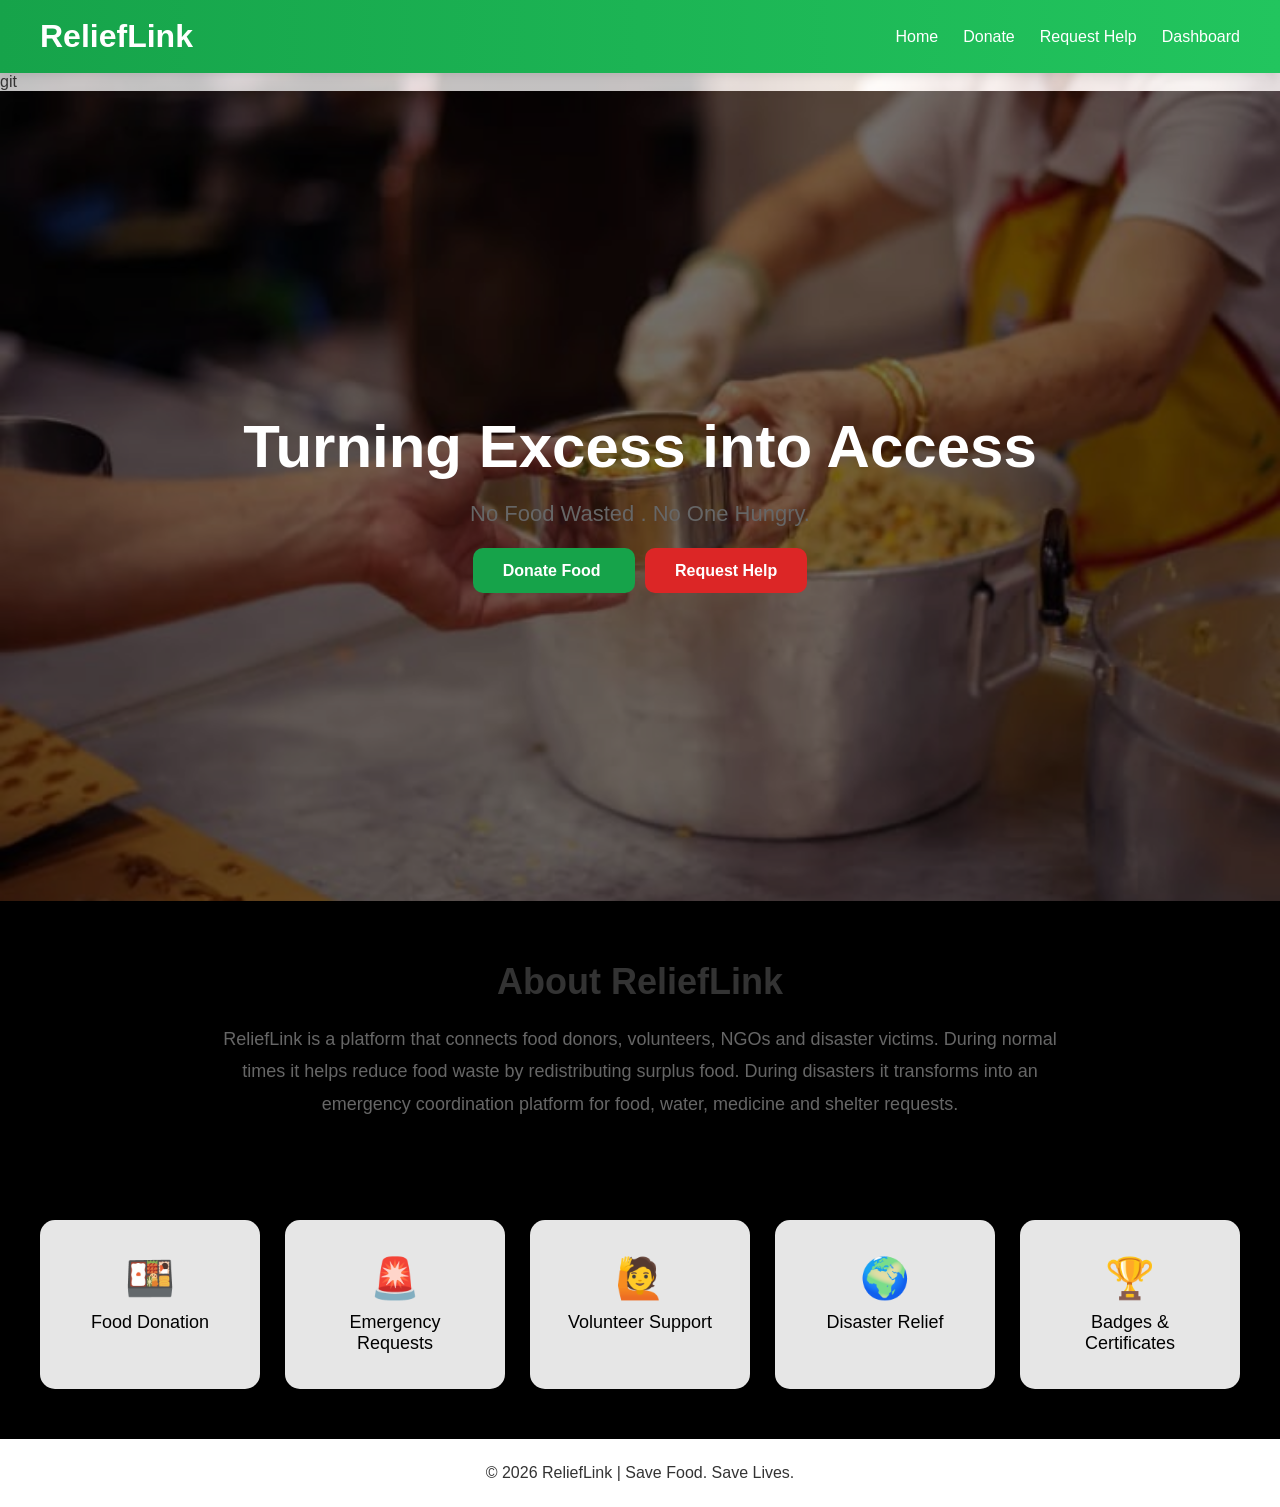
<file: index.html>
<!DOCTYPE html>
<html lang="en">

<head>
    <meta charset="UTF-8">
    <meta name="viewport" content="width=device-width, initial-scale=1.0">
    <title>ReliefLink - Turning Excess into Access</title>
    <link rel="stylesheet" href="style.css">
</head>

<body>

    <!-- NAVBAR -->

    <nav>
        <h2>ReliefLink</h2>

        <ul>
            <li><a href="index.html">Home</a></li>
            <li><a href="donate.html">Donate</a></li>
            <li><a href="request.html">Request Help</a></li>
            <li><a href="dashboard.html">Dashboard</a></li>
        </ul>
    </nav>
git
    <!-- HERO SECTION -->

    <section class="hero">

        <h1>Turning Excess into Access</h1>

        <p>
            No Food Wasted . No One Hungry.
        </p>

        <div class="buttons">

            <a href="donate.html" class="btn-green">
                Donate Food
            </a>

            <a href="request.html" class="btn-red">
                Request Help
            </a>

        </div>

    </section>

    <!-- ABOUT SECTION -->

    <section style="padding:60px 20px;text-align:center;max-width:900px;margin:auto;">

        <h2 style="font-size:36px;margin-bottom:20px;">
            About ReliefLink
        </h2>

        <p style="font-size:18px;color:#666;line-height:1.8;">
            ReliefLink is a platform that connects food donors,
            volunteers, NGOs and disaster victims.
            During normal times it helps reduce food waste by
            redistributing surplus food. During disasters it
            transforms into an emergency coordination platform
            for food, water, medicine and shelter requests.
        </p>

    </section>

    <!-- FEATURES -->
    <!-- STATS SECTION -->
    <section class="stats">
        <a href="donate.html" class="card feature-card">
            <h2>🍱</h2>
            <p>Food Donation</p>
        </a>
        <a href="request.html" class="card feature-card">
            <h2>🚨</h2>
            <p>Emergency Requests</p>
        </a>
        <a href="volunteer.html" class="card feature-card">
            <h2>🙋</h2>
            <p>Volunteer Support</p>
        </a>
        <a href="disaster.html" class="card feature-card">
            <h2>🌍</h2>
            <p>Disaster Relief</p>
        </a>
        <a href="badges.html" class="card feature-card">
            <h2>🏆</h2>
            <p>Badges & Certificates</p>
        </a>
    </section>
    <!-- FOOTER -->

    <footer>
        <p>
            ©️ 2026 ReliefLink | Save Food. Save Lives.
        </p>
    </footer>

</body>

</html>
</file>
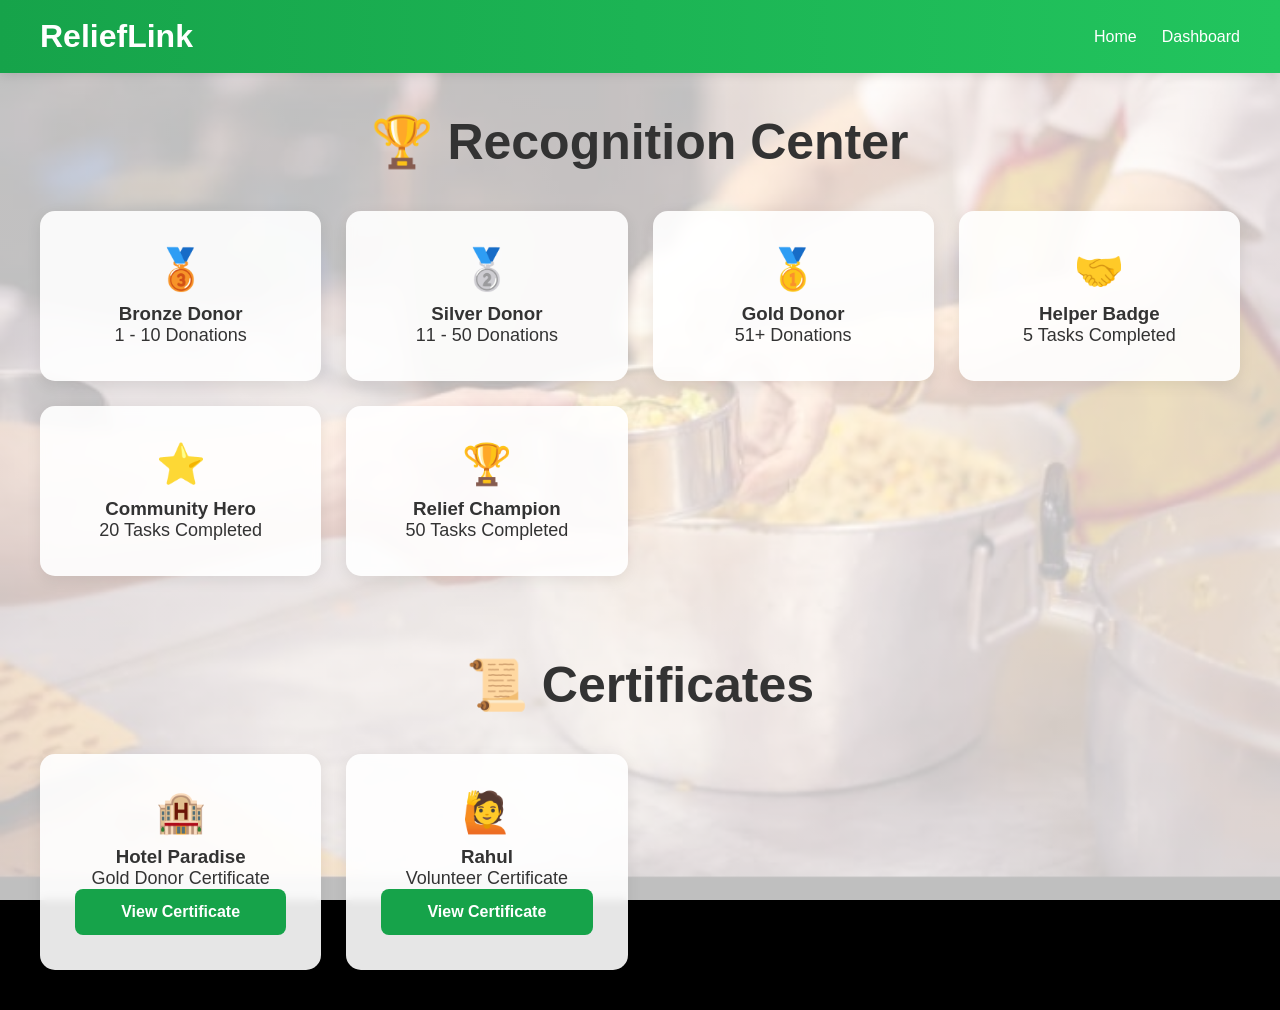
<file: badges.html>
<!DOCTYPE html>
<html lang="en">

<head>
    <meta charset="UTF-8">
    <meta name="viewport" content="width=device-width, initial-scale=1.0">
    <title>Badges & Certificates</title>
    <link rel="stylesheet" href="style.css">
</head>

<body>

    <nav>
        <h2>ReliefLink</h2>

        <ul>
            <li><a href="index.html">Home</a></li>
            <li><a href="dashboard.html">Dashboard</a></li>
        </ul>
    </nav>

    <h1 class="dashboard-title">
        🏆 Recognition Center
    </h1>

    <div class="dashboard">

        <!-- Donor Badge -->

        <div class="card">
            <h2>🥉</h2>
            <h3>Bronze Donor</h3>
            <p>1 - 10 Donations</p>
        </div>

        <div class="card">
            <h2>🥈</h2>
            <h3>Silver Donor</h3>
            <p>11 - 50 Donations</p>
        </div>

        <div class="card">
            <h2>🥇</h2>
            <h3>Gold Donor</h3>
            <p>51+ Donations</p>
        </div>

        <!-- Volunteer Badge -->

        <div class="card">
            <h2>🤝</h2>
            <h3>Helper Badge</h3>
            <p>5 Tasks Completed</p>
        </div>

        <div class="card">
            <h2>⭐</h2>
            <h3>Community Hero</h3>
            <p>20 Tasks Completed</p>
        </div>

        <div class="card">
            <h2>🏆</h2>
            <h3>Relief Champion</h3>
            <p>50 Tasks Completed</p>
        </div>

    </div>

    <h1 class="dashboard-title">
        📜 Certificates
    </h1>

    <div class="dashboard">

        <div class="card">
            <h2>🏨</h2>
            <h3>Hotel Paradise</h3>
            <p>Gold Donor Certificate</p>

            <button onclick="alert('Certificate Generated!')">
                View Certificate
            </button>
        </div>

        <div class="card">
            <h2>🙋</h2>
            <h3>Rahul</h3>
            <p>Volunteer Certificate</p>

            <button onclick="alert('Certificate Generated!')">
                View Certificate
            </button>
        </div>

    </div>

</body>

</html>
</file>
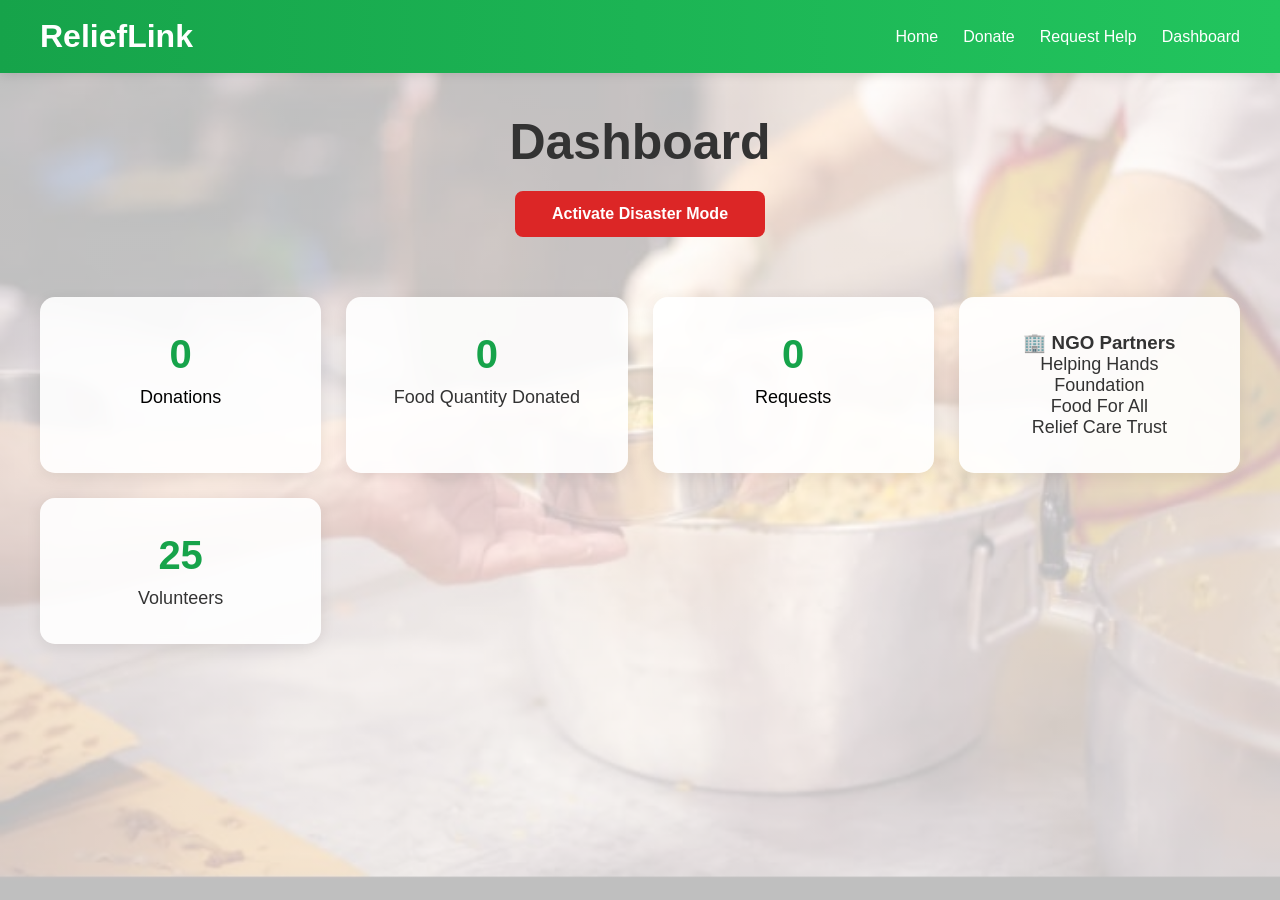
<file: dashboard.html>
<!DOCTYPE html>
<html lang="en">

<head>
    <meta charset="UTF-8">
    <meta name="viewport" content="width=device-width, initial-scale=1.0">
    <title>Dashboard</title>
    <link rel="stylesheet" href="style.css">
</head>

<body>

    <nav>
        <h2>ReliefLink</h2>

        <ul>
            <li><a href="index.html">Home</a></li>
            <li><a href="donate.html">Donate</a></li>
            <li><a href="request.html">Request Help</a></li>
            <li><a href="dashboard.html">Dashboard</a></li>
        </ul>
    </nav>

    <h1 class="dashboard-title">
        Dashboard
    </h1>
    <button onclick="toggleDisasterMode()" id="modeBtn">
        Activate Disaster Mode
    </button>

    <div class="dashboard">
        <a href="donations.html" class="card feature-card">
            <h2 id="donationCount">0</h2>
            <p>Donations</p>
        </a>
        <div class="card">
            <h2 id="mealCount">0</h2>
            <p>Food Quantity Donated</p>
        </div>


        <a href="requests.html" class="card feature-card">
            <h2 id="requestCount">0</h2>
            <p>Requests</p>
        </a>

        <div class="card">
            <h3>🏢 NGO Partners</h3>

            <p>Helping Hands Foundation</p>
            <p>Food For All</p>
            <p>Relief Care Trust</p>
        </div>

        <div class="card">
            <h2 id="volunteerCount">25</h2>
            <p>Volunteers</p>
        </div>

    </div>

    <script src="app.js"></script>

    <script>
        loadDashboard();
    </script>

</body>

</html>
</file>
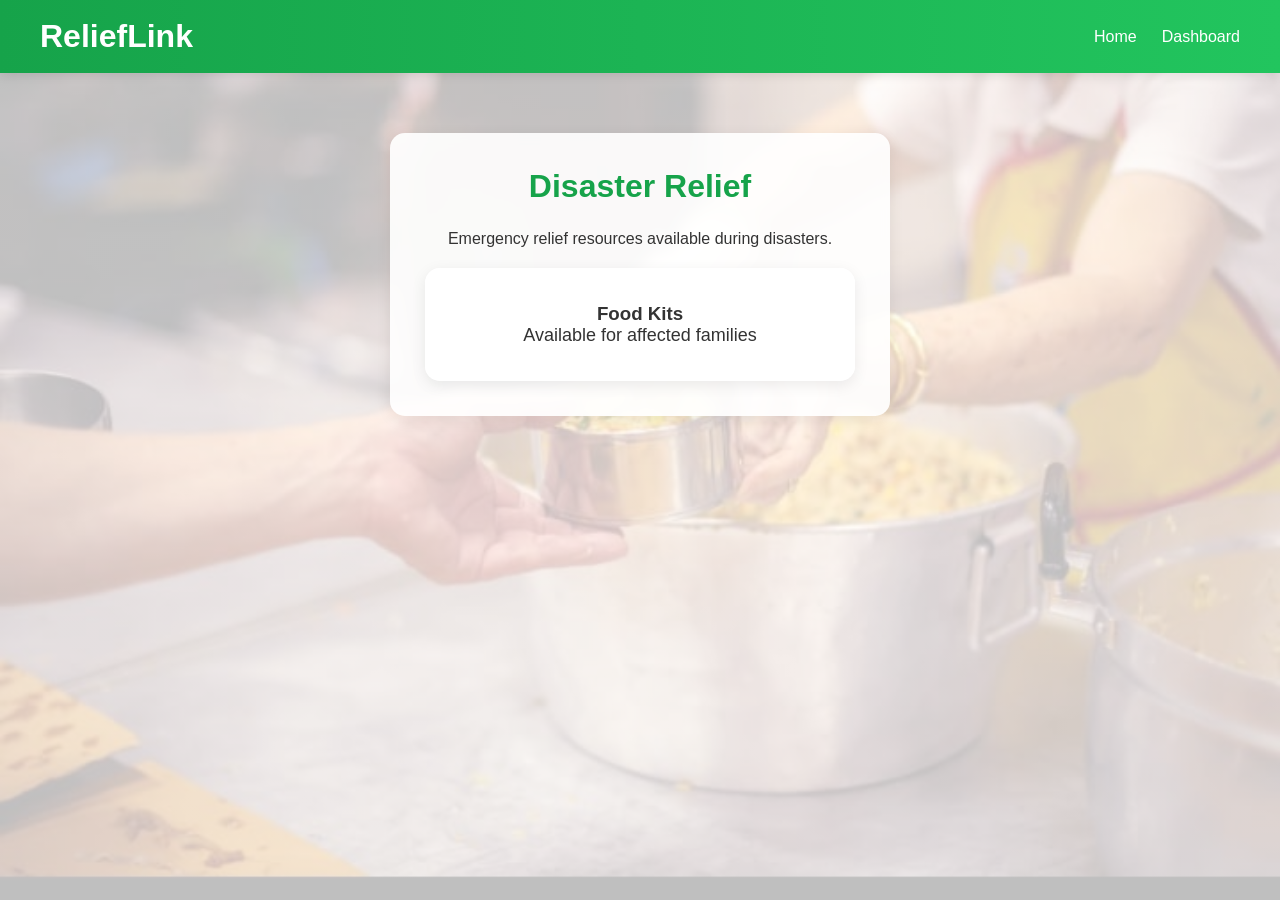
<file: disaster.html>
<!DOCTYPE html>
<html>

<head>
    <title>Disaster Relief</title>
    <link rel="stylesheet" href="style.css">
</head>

<body>

    <nav>
        <h2>ReliefLink</h2>

        <ul>
            <li><a href="index.html">Home</a></li>
            <li><a href="dashboard.html">Dashboard</a></li>
        </ul>

    </nav>

    <div class="form-container">

        <h1>Disaster Relief</h1>

        <p style="text-align:center;margin-bottom:20px;">
            Emergency relief resources available during disasters.
        </p>

        <div class="card">
            <h3>Food Kits</h3>
            <p>Available for affected families</p>
        </div>

    </div>

</body>

</html>
</file>
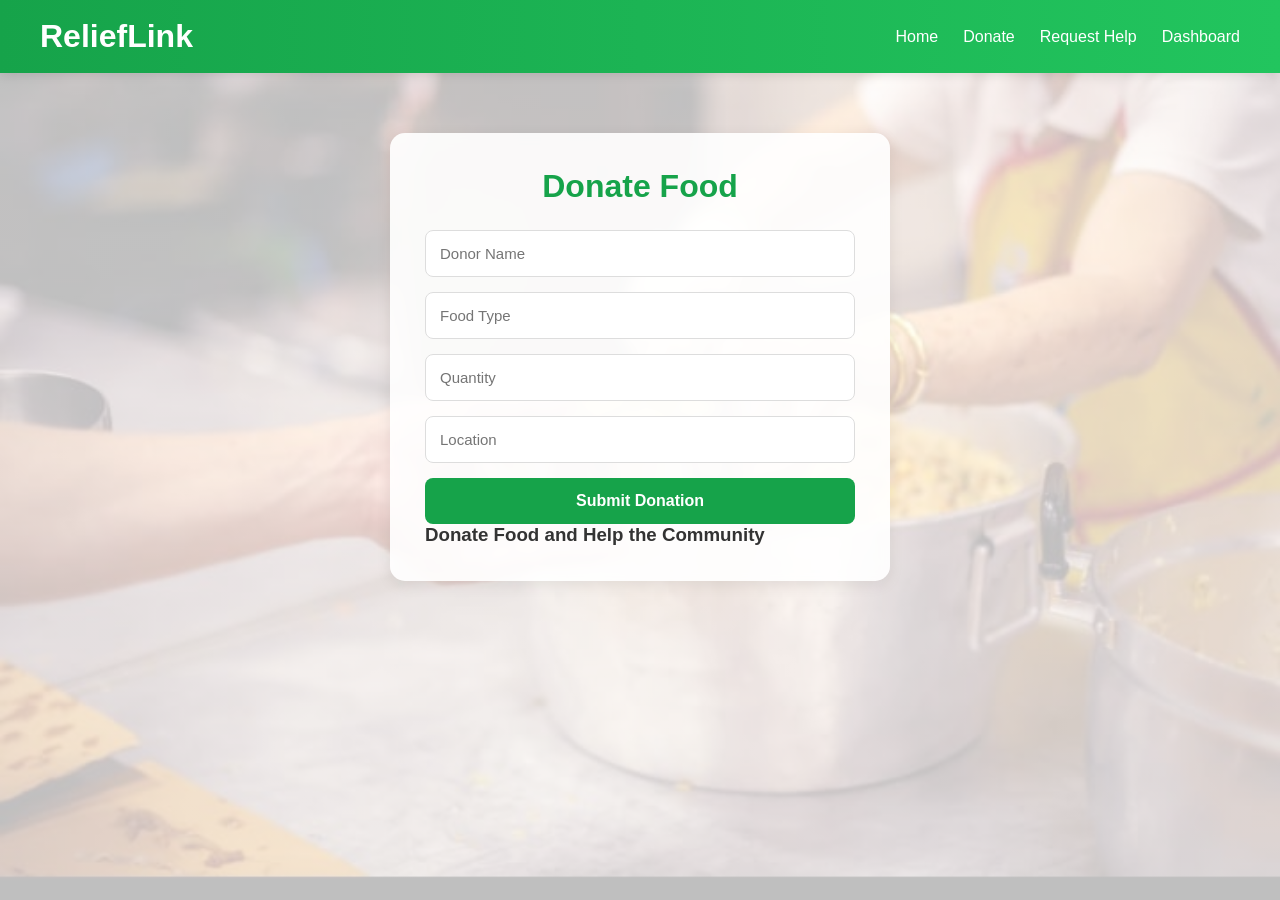
<file: donate.html>
<!DOCTYPE html>
<html lang="en">

<head>
    <meta charset="UTF-8">
    <meta name="viewport" content="width=device-width, initial-scale=1.0">
    <title>Donate Food</title>
    <link rel="stylesheet" href="style.css">
</head>

<body>

    <nav>
        <h2>ReliefLink</h2>

        <ul>
            <li><a href="index.html">Home</a></li>
            <li><a href="donate.html">Donate</a></li>
            <li><a href="request.html">Request Help</a></li>
            <li><a href="dashboard.html">Dashboard</a></li>
        </ul>
    </nav>

    <div class="form-container">

        <h1>Donate Food</h1>

        <form id="donationForm" onsubmit="saveDonation(event)">

            <input id="donor" type="text" placeholder="Donor Name" required>

            <input id="food" type="text" placeholder="Food Type" required>

            <input id="quantity" type="text" placeholder="Quantity" required>

            <input id="location" type="text" placeholder="Location" required>

            <button type="submit">
                Submit Donation
            </button>
        <h3>Donate Food and Help the Community</h3>
        </form>

    </div>

    <script src="app.js"></script>

</body>

</html>
</file>
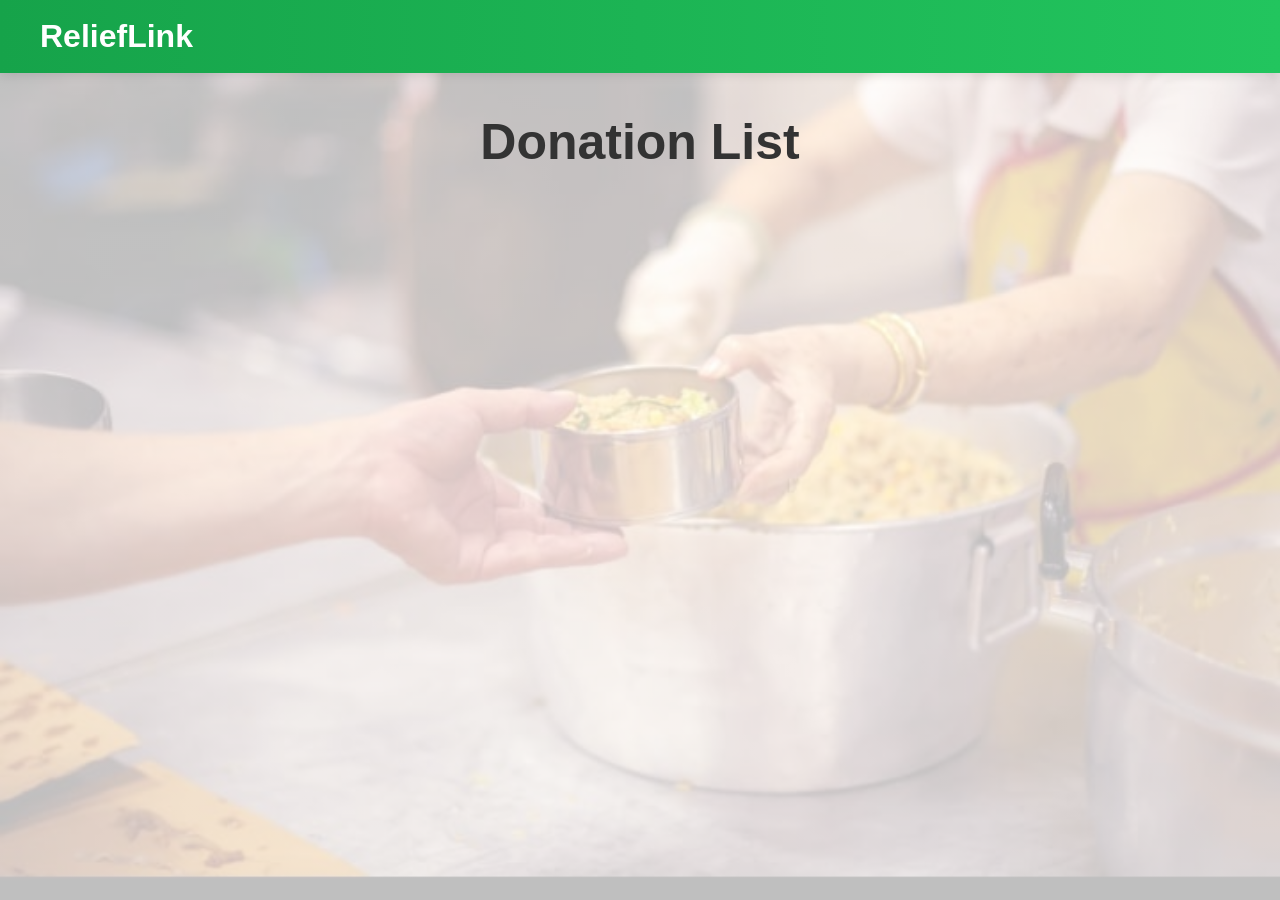
<file: donations.html>
<!DOCTYPE html>
<html>

<head>
    <title>Donation List</title>
    <link rel="stylesheet" href="style.css">
</head>

<body>

    <nav>
        <h2>ReliefLink</h2>
    </nav>

    <h1 class="dashboard-title">
        Donation List
    </h1>

    <div id="donationList" class="dashboard"></div>

    <script>

        let donations =
            JSON.parse(localStorage.getItem("donations")) || [];

        let html = "";

        donations.forEach(d => {

            html += `
<div class="card">
<h3>${d.food}</h3>
<p><b>Donor:</b> ${d.donor}</p>
<p><b>Quantity:</b> ${d.quantity}</p>
<p><b>Location:</b> ${d.location}</p>
</div>
`;

        });

        document.getElementById("donationList").innerHTML = html;

    </script>

</body>

</html>
</file>
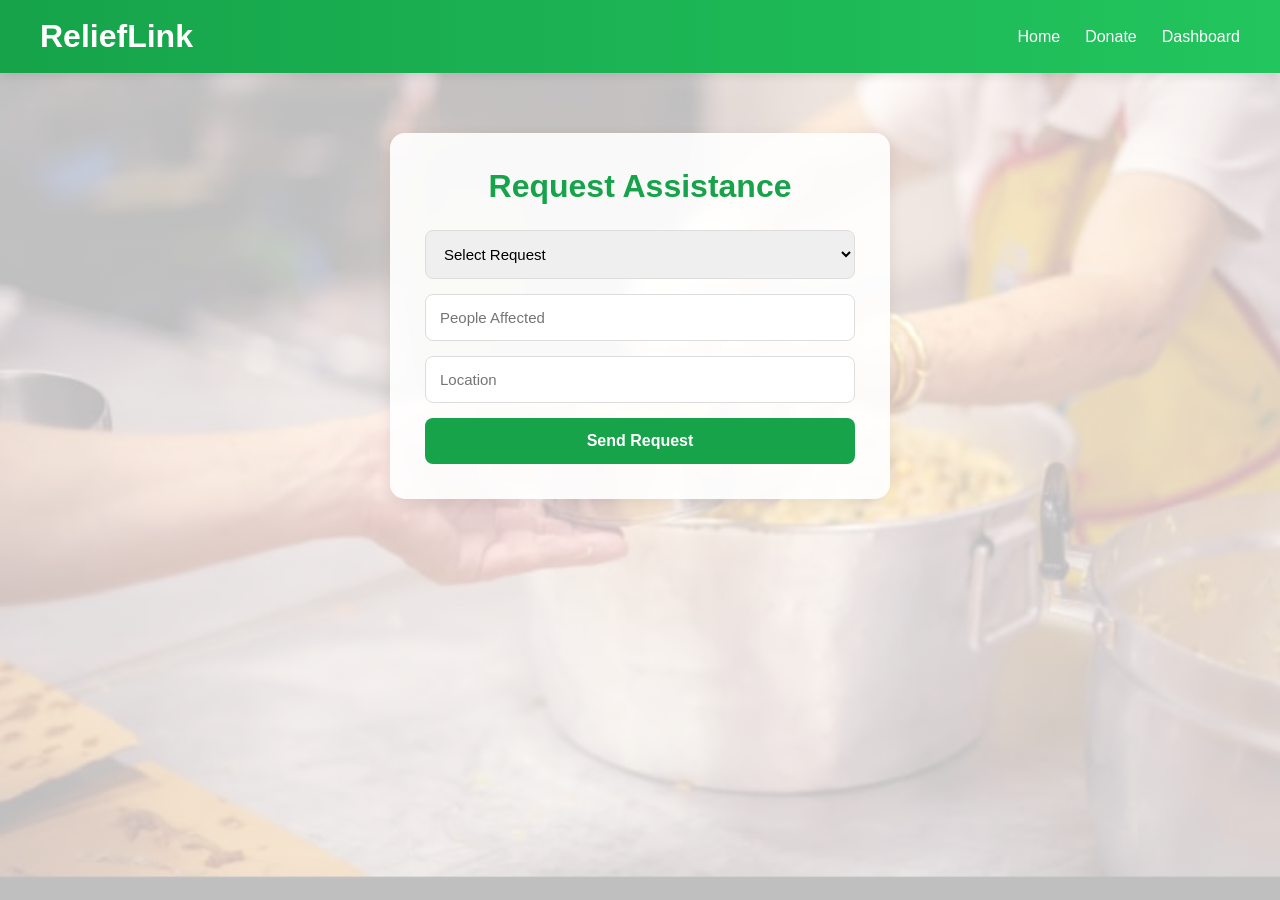
<file: request.html>
<!DOCTYPE html>
<html>

<head>
    <title>Request Help</title>
    <link rel="stylesheet" href="style.css">
</head>

<body>

    <nav>
        <h2>ReliefLink</h2>

        <ul>
            <li><a href="index.html">Home</a></li>
            <li><a href="donate.html">Donate</a></li>
            <li><a href="dashboard.html">Dashboard</a></li>
        </ul>
    </nav>

    <div class="form-container">

        <h1>Request Assistance</h1>

        <form onsubmit="saveRequest(event)">

            <select id="requestType" required>
                <option value="">Select Request</option>
                <option>Normal Food Request</option>
                <option>Disaster Relief Request</option>
            </select>

            <input type="number" id="people" placeholder="People Affected" required>

            <input type="text" id="location" placeholder="Location" required>

            <button type="submit">
                Send Request
            </button>

        </form>

    </div>

    <script src="app.js"></script>

</body>

</html>
</file>
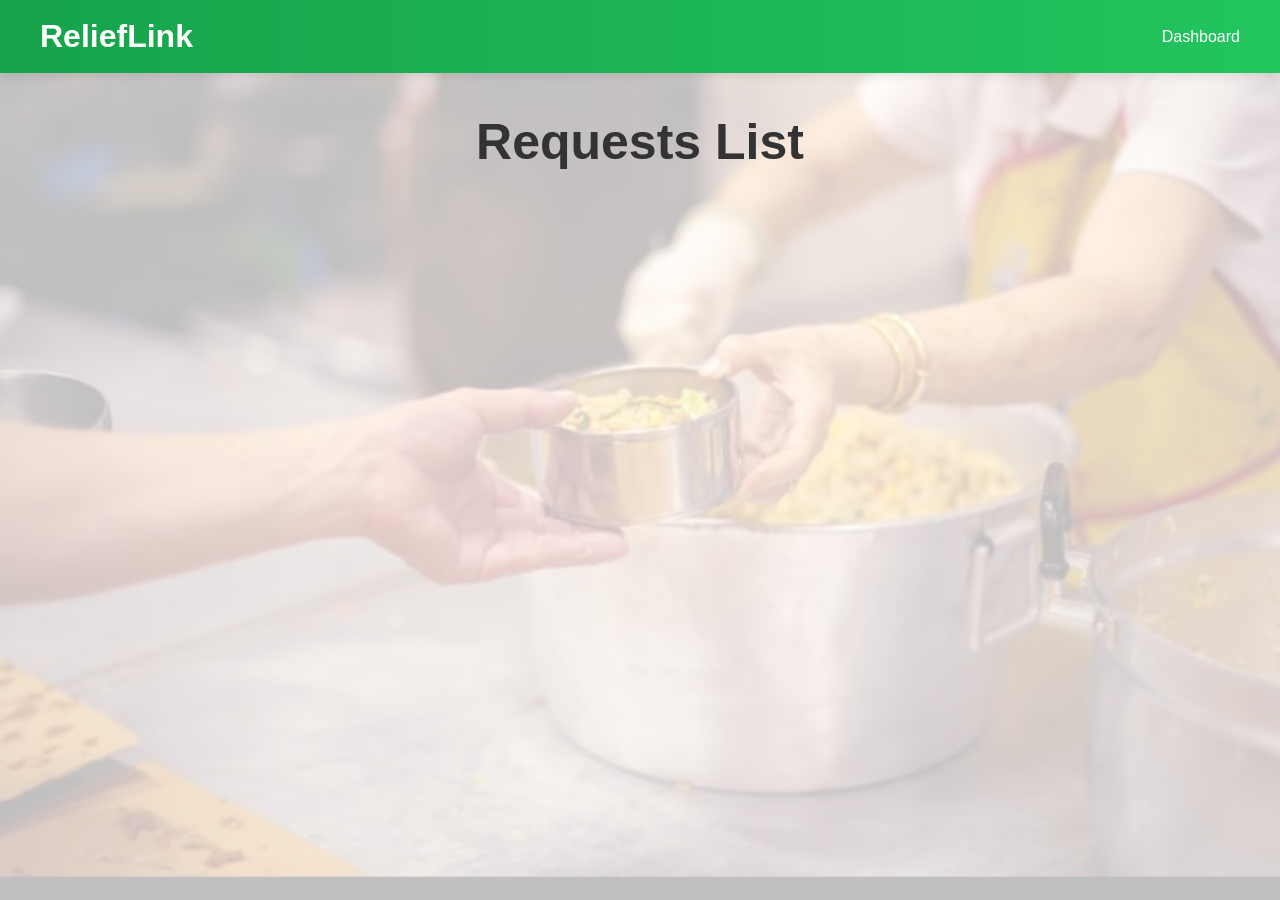
<file: requests.html>
<!DOCTYPE html>
<html>

<head>
    <title>Request List</title>
    <link rel="stylesheet" href="style.css">
</head>

<body>

    <nav>
        <h2>ReliefLink</h2>

        <ul>
            <li><a href="dashboard.html">Dashboard</a></li>
        </ul>
    </nav>

    <h1 class="dashboard-title">
        Requests List
    </h1>

    <div id="requestList" class="dashboard"></div>

    <script>

        let requests =
            JSON.parse(localStorage.getItem("requests")) || [];

        let html = "";

        requests.forEach(r => {

            html += `
<div class="card">

<h3>${r.type}</h3>

<p><b>People:</b> ${r.people}</p>

<p><b>Location:</b> ${r.location}</p>

</div>
`;

        });

        document.getElementById("requestList").innerHTML = html;

    </script>

</body>

</html>
</file>
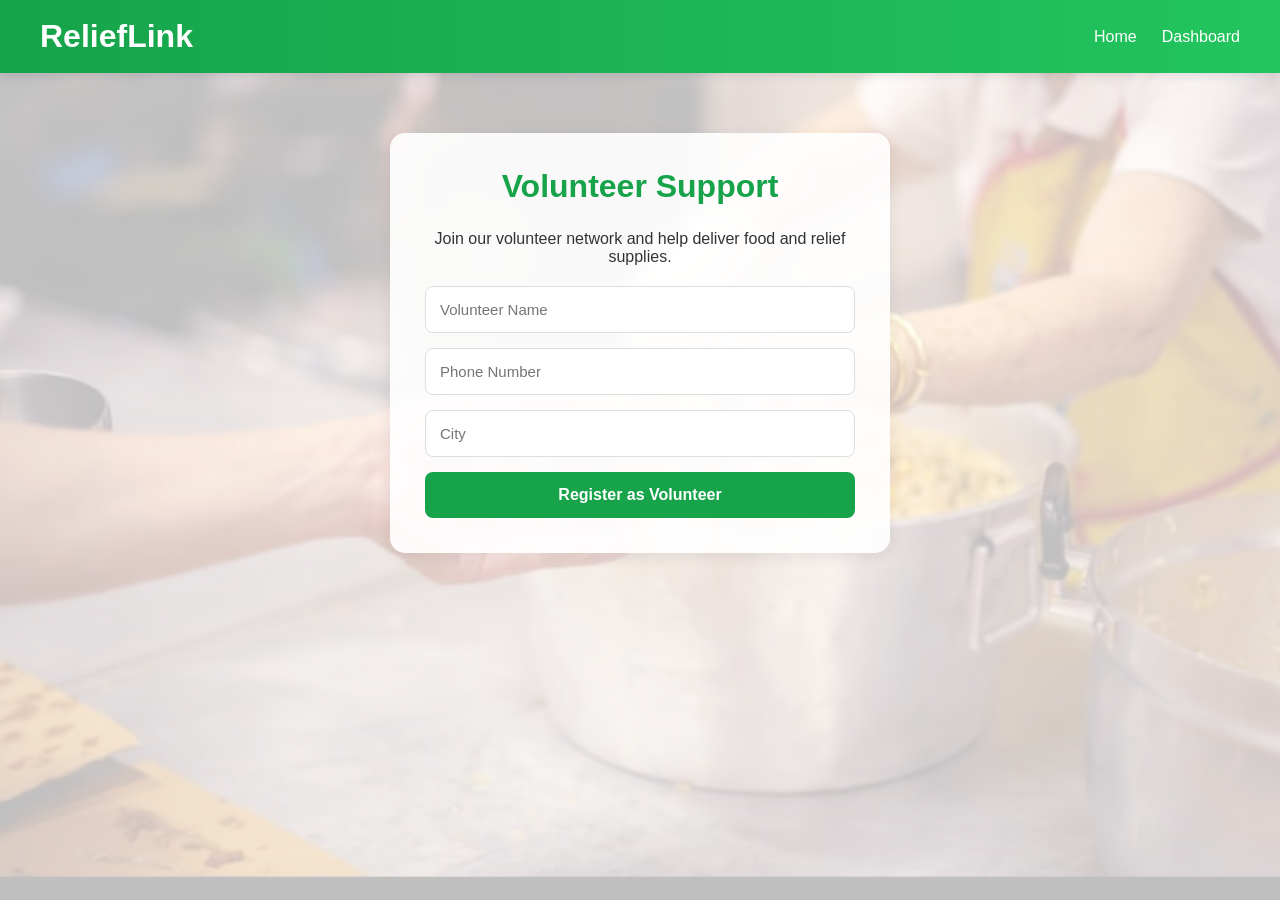
<file: volunteer.html>
<!DOCTYPE html>
<html>

<head>
    <title>Volunteer Support</title>
    <link rel="stylesheet" href="style.css">
</head>

<body>

    <nav>
        <h2>ReliefLink</h2>

        <ul>
            <li><a href="index.html">Home</a></li>
            <li><a href="dashboard.html">Dashboard</a></li>
        </ul>

    </nav>

    <div class="form-container">

        <h1>Volunteer Support</h1>

        <p style="text-align:center;margin-bottom:20px;">
            Join our volunteer network and help deliver food and relief supplies.
        </p>

        <input type="text" placeholder="Volunteer Name">

        <input type="tel" placeholder="Phone Number">

        <input type="text" placeholder="City">

        <button>
            Register as Volunteer
        </button>

    </div>

</body>

</html>
</file>
<file: style.css>
/* =========================
   GLOBAL
========================= */

* {
    margin: 0;
    padding: 0;
    box-sizing: border-box;
    font-family: 'Segoe UI', sans-serif;
}

body {
    background: #f4f7fb;
    color: #333;
}

/* =========================
   NAVBAR
========================= */

nav {
    background: linear-gradient(90deg, #16a34a, #22c55e);
    color: white;
    display: flex;
    justify-content: space-between;
    align-items: center;
    padding: 18px 40px;
    box-shadow: 0 2px 10px rgba(0, 0, 0, 0.1);
}

nav h2 {
    font-size: 32px;
    font-weight: bold;
}

nav ul {
    display: flex;
    list-style: none;
    gap: 25px;
}

nav ul li {
    list-style: none;
}

nav a {
    text-decoration: none;
    color: white;
    font-weight: 500;
    transition: 0.3s;
}

nav a:hover {
    color: #d1fae5;
}

/* =========================
   HERO SECTION
========================= */

.hero {
    text-align: center;
    padding: 100px 20px;
}

.hero h1 {
    font-size: 60px;
    margin-bottom: 20px;
}

.hero p {
    font-size: 22px;
    color: #666;
}

.buttons {
    margin-top: 35px;
}

.btn-green {
    background: #16a34a;
    color: white;
    text-decoration: none;
    padding: 14px 30px;
    border-radius: 10px;
    margin-right: 10px;
    font-weight: bold;
}

.btn-red {
    background: #dc2626;
    color: white;
    text-decoration: none;
    padding: 14px 30px;
    border-radius: 10px;
    font-weight: bold;
}

/* =========================
   STATS SECTION
========================= */

.stats {
    display: flex;
    justify-content: center;
    gap: 25px;
    margin-top: 40px;
    flex-wrap: wrap;
}

.stats .card {
    width: 220px;
}

/* =========================
   FORMS
========================= */

.form-container {
    width: 500px;
    margin: 60px auto;
    background: white;
    padding: 35px;
    border-radius: 15px;
    box-shadow: 0 4px 15px rgba(0, 0, 0, 0.08);
}

.form-container h1 {
    text-align: center;
    margin-bottom: 25px;
    color: #16a34a;
}

input,
select {
    width: 100%;
    padding: 14px;
    margin-bottom: 15px;
    border: 1px solid #ddd;
    border-radius: 8px;
    font-size: 15px;
}

button {
    width: 100%;
    padding: 14px;
    border: none;
    border-radius: 8px;
    background: #16a34a;
    color: white;
    font-size: 16px;
    font-weight: bold;
    cursor: pointer;
}

button:hover {
    background: #15803d;
}

/* =========================
   DASHBOARD
========================= */

.dashboard-title {
    text-align: center;
    margin-top: 40px;
    font-size: 50px;
}

.dashboard {
    display: grid;
    grid-template-columns: repeat(4, 1fr);
    gap: 25px;
    padding: 40px;
}

.card {
    background: white;
    padding: 35px;
    border-radius: 15px;
    text-align: center;
    box-shadow: 0 4px 15px rgba(0, 0, 0, 0.08);
    transition: 0.3s;
}

.card:hover {
    transform: translateY(-5px);
}

.card h2 {
    font-size: 40px;
    color: #16a34a;
    margin-bottom: 10px;
}

.card p {
    font-size: 18px;
}

/* =========================
   DISASTER MODE BUTTON
========================= */

#modeBtn {
    width: 250px;
    display: block;
    margin: 20px auto;
    background: #dc2626;
}

#modeBtn:hover {
    background: #b91c1c;
}

/* =========================
   DISASTER MODE
========================= */

.disaster {
    background: #fff1f2;
}

.disaster nav {
    background: linear-gradient(90deg,
            #991b1b,
            #dc2626);
}

.disaster .card h2 {
    color: #dc2626;
}

/* =========================
   FOOTER
========================= */

footer {
    text-align: center;
    padding: 25px;
    margin-top: 50px;
    background: white;
}

/* =========================
   MOBILE RESPONSIVE
========================= */

@media(max-width:768px) {

    nav {
        flex-direction: column;
        gap: 15px;
    }

    nav ul {
        flex-wrap: wrap;
        justify-content: center;
    }

    .hero h1 {
        font-size: 38px;
    }

    .hero p {
        font-size: 18px;
    }

    .form-container {
        width: 90%;
    }

    .dashboard {
        grid-template-columns: 1fr;
    }

    .stats {
        flex-direction: column;
        align-items: center;
    }
}

.feature-card {
    text-decoration: none;
    color: black;
}

.feature-card:hover {
    transform: translateY(-8px);
    cursor: pointer;
}

.feature-card {
    text-decoration: none;
    color: black;
}

.feature-card:hover {
    transform: translateY(-8px);
    cursor: pointer;
}

.feature-card {
    text-decoration: none;
    color: black;
}

.feature-card:hover {
    transform: translateY(-8px);
    cursor: pointer;
}
.hero{
    background-image: url("vaishnavi.jpeg");

    background-size: cover;
    background-position: center;
    background-repeat: no-repeat;

    min-height: 90vh;

    display: flex;
    flex-direction: column;
    justify-content: center;
    align-items: center;

    text-align: center;

    color: white;

    position: relative;
}

.hero::before{
    content: "";
    position: absolute;

    top: 0;
    left: 0;

    width: 100%;
    height: 100%;

    background: rgba(0,0,0,0.55);
}

.hero h1,
.hero p,
.hero .buttons{
    position: relative;
    z-index: 1;
}

body{
    background:
    linear-gradient(
        rgba(255,255,255,0.75),
        rgba(255,255,255,0.75)
    ),
    url("vaishnavi.jpeg");

    background-size: cover;
    background-position: center;
    background-repeat: no-repeat;
    background-attachment: fixed;
}
.form-container,
.card{
    background: rgba(255,255,255,0.9);

    backdrop-filter: blur(5px);

    border-radius: 15px;
}
</file>
